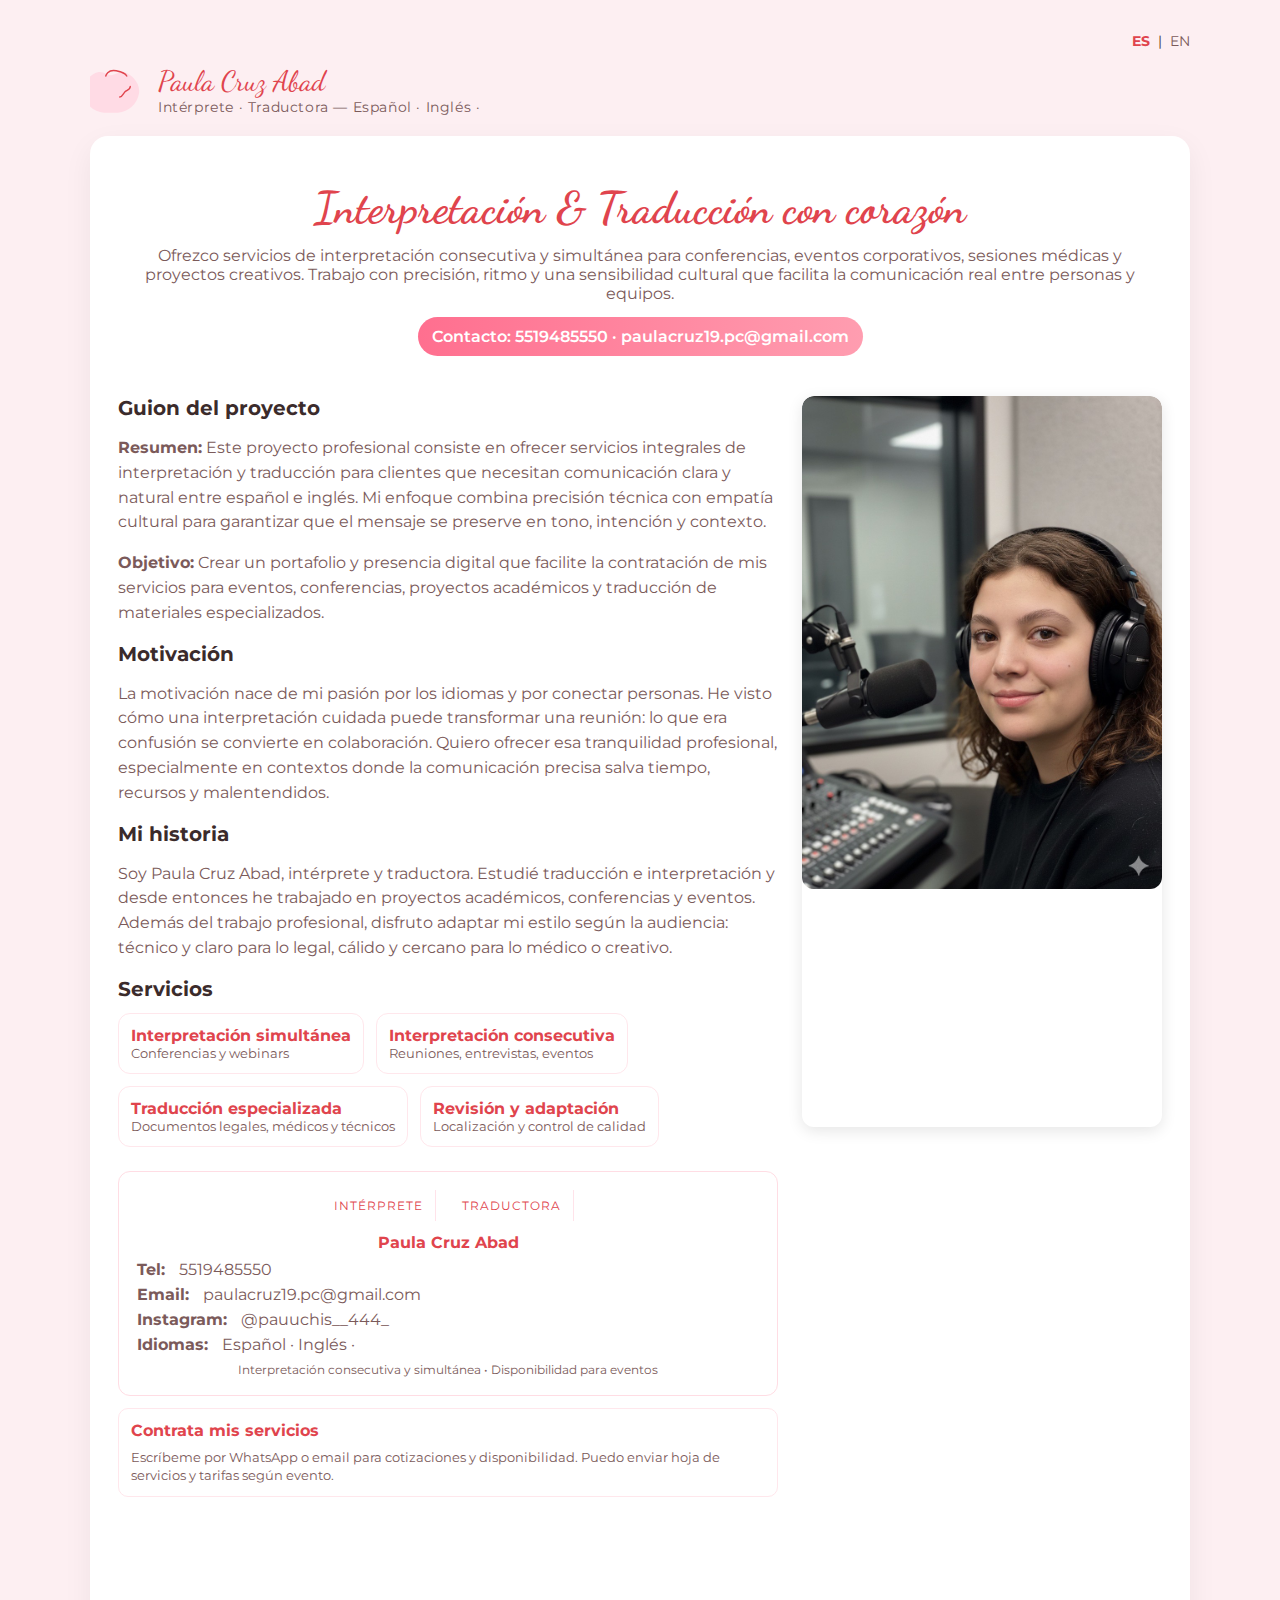
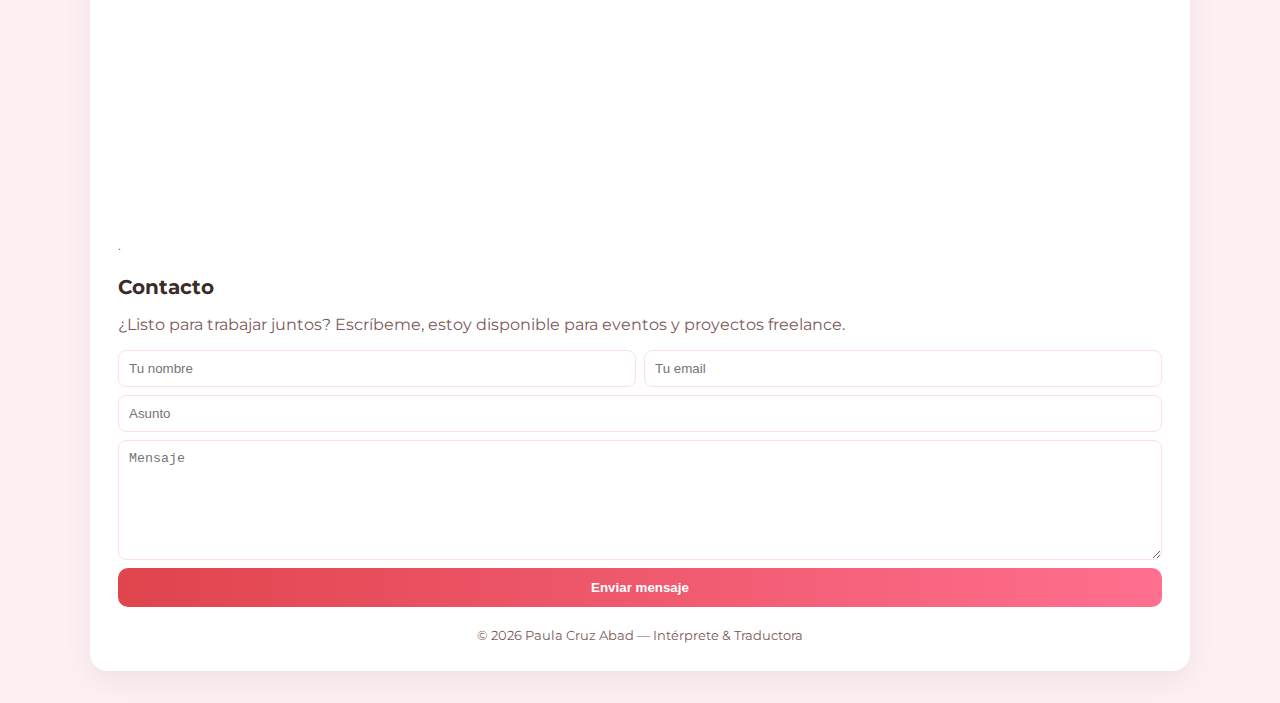
<file: index.html>
<!doctype html>
<html lang="es">
<head>
  <meta charset="utf-8" />
  <meta name="viewport" content="width=device-width,initial-scale=1" />
  <title>Paula Cruz Abad — Intérprete & Traductora</title>
  <meta name="description" content="Paula Cruz Abad — Intérprete y Traductora. Interpretación consecutiva y simultánea en español e inglés. Servicios y galería." />
  <link href="https://fonts.googleapis.com/css2?family=Montserrat:wght@400;600;700&family=Dancing+Script:wght@400;700&display=swap" rel="stylesheet">
  <style>
    :root{
      --bg:#fdeff2;
      --card:#fff;
      --accent:#e0444d;
      --accent-2:#ff6f8f;
      --text:#3b2b2b;
      --muted:#7b5a5a;
      --radius:18px;
      --container:1100px;
    }
    *{box-sizing:border-box}
    body{font-family:Montserrat, system-ui, -apple-system, 'Segoe UI', Roboto, 'Helvetica Neue', Arial; background:var(--bg); color:var(--text); margin:0; padding:32px; display:flex; justify-content:center}
    .wrap{width:100%; max-width:var(--container)}

    header{display:flex;align-items:center;gap:18px}
    .logo{display:flex;align-items:center;gap:12px}
    .logo .straw{width:56px;height:56px;display:block}
    .brand{font-family:'Dancing Script', cursive; font-size:28px; color:var(--accent)}
    .subtitle{font-size:14px;color:var(--muted);letter-spacing:0.6px}

    .card{background:var(--card);border-radius:var(--radius);padding:28px;margin-top:18px;box-shadow:0 10px 30px rgba(0,0,0,0.06)}

    .hero{display:block;text-align:center;padding:18px} /* Centra el texto y usa un layout de bloque normal */
    /* La clase .hero-left ya no la necesitamos */
    .hero h1{font-family:'Dancing Script';font-size:44px;margin:0;color:var(--accent)}
    .hero p{margin:12px 0 0;color:var(--muted)}

    .contact-pill{display:inline-block;padding:10px 14px;border-radius:999px;background:linear-gradient(90deg,var(--accent-2),#ff9db0);color:white;font-weight:600;margin-top:14px}

    /* sections */
    section{margin-top:22px}
    h2{font-size:20px;margin:0 0 12px}
    .cols{display:grid;grid-template-columns:1fr 360px;gap:24px}

    .about p, .motivation p, .story p{color:var(--muted);line-height:1.55}

    .services{display:flex;gap:12px;flex-wrap:wrap}
    .service{background:linear-gradient(180deg,#fff,#fff);border-radius:12px;padding:12px;border:1px solid #ffe7ec;min-width:160px}
    .service h4{margin:0;color:var(--accent)}
    .langs{font-size:13px;color:var(--muted)}

    /* gallery */
    .gallery-grid{display:grid;grid-template-columns:repeat(3,1fr);gap:10px}
    .gallery-grid img{width:100%;height:150px;object-fit:cover;border-radius:12px;display:block}

    /* back-layout box like Dana */
    .back-layout{background:#fff;border-radius:12px;padding:18px;border:1px solid #ffdde4}
    .back-top{display:flex;gap:14px;justify-content:center;align-items:center;margin-bottom:12px}
    .back-top .label{font-size:12px;text-transform:uppercase;letter-spacing:1px;color:var(--accent);padding:8px 12px;border-right:1px solid #ffe3ea}
    .info-lines{display:flex;flex-direction:column;gap:6px}
    .info-lines .line{display:flex;gap:10px;align-items:center;color:var(--muted)}
    .qr-row{display:flex;gap:12px;align-items:center;margin-top:12px}
    .qr{width:86px;height:86px;border-radius:8px;background:#fff;border:2px dashed #ffdbe5;display:flex;align-items:center;justify-content:center;font-size:12px;color:var(--accent)}

    footer{margin-top:20px;text-align:center;color:var(--muted);font-size:13px}

    @media (max-width:900px){
      .cols{grid-template-columns:1fr}
      .gallery-grid{grid-template-columns:repeat(2,1fr)}
      .hero{flex-direction:column}
    }
  </style>
</head>
<body>
  <div class="wrap">
    <div style="text-align: right; margin-bottom: 12px; font-size: 14px;">
    <a href="index.html" style="font-weight: 700; color: var(--accent); text-decoration: none;">ES</a>
    &nbsp;|&nbsp;
    <a href="en.html" style="color: var(--muted); text-decoration: none;">EN</a>
</div>
    <header>
      <div class="logo">
        <!-- simple strawberry svg -->
        <svg class="straw" viewBox="0 0 64 64" xmlns="http://www.w3.org/2000/svg" aria-hidden>
          <g fill="none" fill-rule="evenodd">
            <path d="M32 58c12-1 22-10 24-22 2-12-9-22-16-24-7-2-10 3-16 3s-8-5-16-3c-7 2-18 12-16 24 2 12 12 21 24 22z" fill="#ffdbe5"/>
            <path d="M18 16c0 0 2-8 12-6 10 2 12 6 12 6" stroke="#e0444d" stroke-width="1.6" stroke-linecap="round" stroke-linejoin="round"/>
            <path d="M34 40c3 0 4-4 6-6 2-2 6-2 6-6" stroke="#e0444d" stroke-width="1.6" stroke-linecap="round" stroke-linejoin="round"/>
          </g>
        </svg>
        <div>
          <div class="brand">Paula Cruz Abad</div>
          <div class="subtitle">Intérprete · Traductora — Español · Inglés · </div>
        </div>
      </div>
    </header>

    <div class="card">
      <div class="hero">
        
          <h1>Interpretación & Traducción con corazón</h1>
          <p>Ofrezco servicios de interpretación consecutiva y simultánea para conferencias, eventos corporativos, sesiones médicas y proyectos creativos. Trabajo con precisión, ritmo y una sensibilidad cultural que facilita la comunicación real entre personas y equipos.</p>
          <div class="contact-pill">Contacto: 5519485550 · paulacruz19.pc@gmail.com</div>
        </div>
        

      <section class="cols">
        <div>
          <h2>Guion del proyecto</h2>
          <div class="about">
            <p><strong>Resumen:</strong> Este proyecto profesional consiste en ofrecer servicios integrales de interpretación y traducción para clientes que necesitan comunicación clara y natural entre español e inglés. Mi enfoque combina precisión técnica con empatía cultural para garantizar que el mensaje se preserve en tono, intención y contexto.</p>
            <p><strong>Objetivo:</strong> Crear un portafolio y presencia digital que facilite la contratación de mis servicios para eventos, conferencias, proyectos académicos y traducción de materiales especializados.</p>
          </div>

          <h2>Motivación</h2>
          <div class="motivation">
            <p>La motivación nace de mi pasión por los idiomas y por conectar personas. He visto cómo una interpretación cuidada puede transformar una reunión: lo que era confusión se convierte en colaboración. Quiero ofrecer esa tranquilidad profesional, especialmente en contextos donde la comunicación precisa salva tiempo, recursos y malentendidos.</p>
          </div>

          <h2>Mi historia</h2>
          <div class="story">
            <p>Soy Paula Cruz Abad, intérprete y traductora. Estudié traducción e interpretación y desde entonces he trabajado en proyectos académicos, conferencias y eventos. Además del trabajo profesional, disfruto adaptar mi estilo según la audiencia: técnico y claro para lo legal, cálido y cercano para lo médico o creativo.</p>
          </div>

          <h2>Servicios</h2>
          <div class="services">
            <div class="service"><h4>Interpretación simultánea</h4><div class="langs">Conferencias y webinars</div></div>
            <div class="service"><h4>Interpretación consecutiva</h4><div class="langs">Reuniones, entrevistas, eventos</div></div>
            <div class="service"><h4>Traducción especializada</h4><div class="langs">Documentos legales, médicos y técnicos</div></div>
            <div class="service"><h4>Revisión y adaptación</h4><div class="langs">Localización y control de calidad</div></div>
          </div>
        </div>
<div style="margin-bottom: 20px; border-radius: 12px; overflow: hidden; box-shadow: 0 4px 15px rgba(0, 0, 0, 0.1);">
    <img src="Foto_perfil.jpg" alt="Foto profesional de Paula Cruz Abad" style="width: 100%; height: auto; display: block; border-radius: 12px; object-fit: cover;">
</div>
        <aside>
          <div class="back-layout">
            <div class="back-top">
              <div class="label">INTÉRPRETE</div>
              <div class="label">TRADUCTORA</div>
            </div>

            <div style="text-align:center;margin-bottom:8px;font-weight:700;color:var(--accent)">Paula Cruz Abad</div>

            <div class="info-lines">
              <div class="line"><strong>Tel:</strong>&nbsp;5519485550</div>
              <div class="line"><strong>Email:</strong>&nbsp;paulacruz19.pc@gmail.com</div>
              <div class="line"><strong>Instagram:</strong>&nbsp;@pauuchis__444_</div>
              <div class="line"><strong>Idiomas:</strong>&nbsp;Español · Inglés · </div>
            </div>

           

            <div style="text-align:center;margin-top:8px;font-size:12px;color:var(--muted)">Interpretación consecutiva y simultánea • Disponibilidad para eventos</div>
          </div>

          <div style="margin-top:12px;padding:12px;border-radius:10px;background:linear-gradient(180deg,#fff,#fff);border:1px solid #ffe7ec">
            <div style="font-weight:700;color:var(--accent);margin-bottom:8px">Contrata mis servicios</div>
            <div style="font-size:13px;color:var(--muted);line-height:1.4">Escríbeme por WhatsApp o email para cotizaciones y disponibilidad. Puedo enviar hoja de servicios y tarifas según evento.</div>
          </div>
        </aside>
      </section>

      <section>
       <div class="gallery-grid">
  <iframe src="https://drive.google.com/file/d/1b0QmzRIRatwszxGvVqlsE5vWfJZsTUWr/preview" 
          allow="autoplay" 
          style="width:100%; height:150px; border-radius:12px; display:block; border:none;">
  </iframe>

 <iframe src="https://drive.google.com/file/d/1oy58soOEwlLv40UXswr-J5wAEwzSA5jW/preview" 
     allow="autoplay" 
     style="width:100%; height:150px; border-radius:12px; display:block; border:none;">
</iframe>

 <iframe src="https://drive.google.com/file/d/18Zo_V9SqR2z-HguCWVhaziOSV7equav5/preview" 
     allow="autoplay" 
     style="width:100%; height:150px; border-radius:12px; display:block; border:none;">
</iframe>

  <iframe src="https://drive.google.com/file/d/1lmWo_fAfkQdTOs53nXww2EyMhn0t5YTE/preview" 
          allow="autoplay" 
          style="width:100%; height:150px; border-radius:12px; display:block; border:none;">
  </iframe>

  <iframe src="https://drive.google.com/file/d/1rtQqm3A9rRG47MdBSZAjfF4-fhrS6NX8/preview" 
          allow="autoplay" 
          style="width:100%; height:150px; border-radius:12px; display:block; border:none;">
  </iframe>

<iframe src="https://drive.google.com/file/d/1SbOuL555uooZ78ZkR--VKigMue_9UZr9/preview"
     allow="autoplay" 
     style="width:100%; height:150px; border-radius:12px; display:block; border:none;">
</iframe>
</div>
        <p style="font-size:13px;color:var(--muted);margin-top:8px">.</p>
      </section>

      <section>
        <h2>Contacto</h2>
        <p style="color:var(--muted)">¿Listo para trabajar juntos? Escríbeme, estoy disponible para eventos y proyectos freelance.</p>
        <form style="display:grid;grid-template-columns:1fr 1fr;gap:8px;margin-top:12px">
          <input placeholder="Tu nombre" style="padding:10px;border-radius:8px;border:1px solid #ffdfe6">
          <input placeholder="Tu email" style="padding:10px;border-radius:8px;border:1px solid #ffdfe6">
          <input placeholder="Asunto" style="grid-column:1 / -1;padding:10px;border-radius:8px;border:1px solid #ffdfe6">
          <textarea placeholder="Mensaje" style="grid-column:1 / -1;padding:10px;border-radius:8px;border:1px solid #ffdfe6;height:120px"></textarea>
          <button type="button" style="grid-column:1 / -1;padding:12px;border-radius:10px;border:0;background:linear-gradient(90deg,var(--accent),#ff6f8f);color:#fff;font-weight:700">Enviar mensaje</button>
        </form>
      </section>

      <footer>
        © <span id="year"></span> Paula Cruz Abad — Intérprete & Traductora
      </footer>
    </div>
  </div>

  <script>
    document.getElementById('year').textContent = new Date().getFullYear();
  </script>
</body>
</html>
</file>
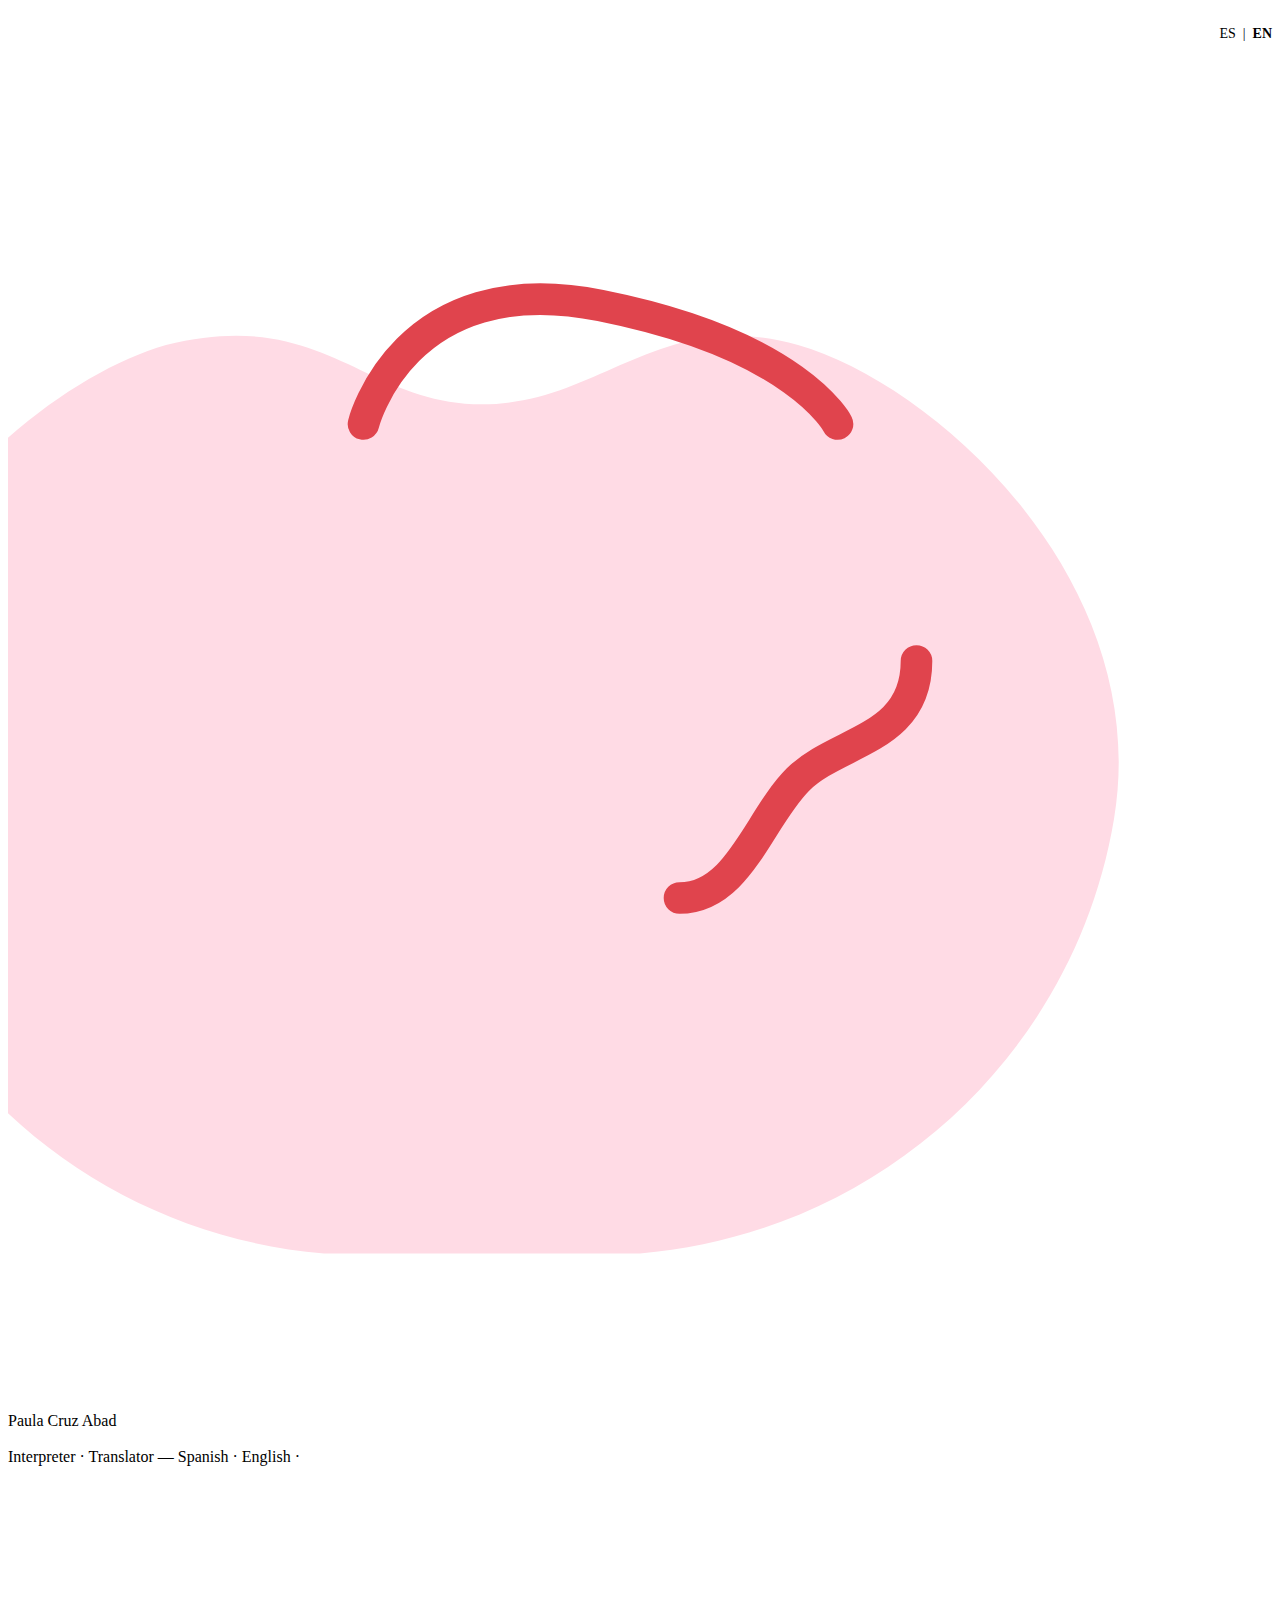
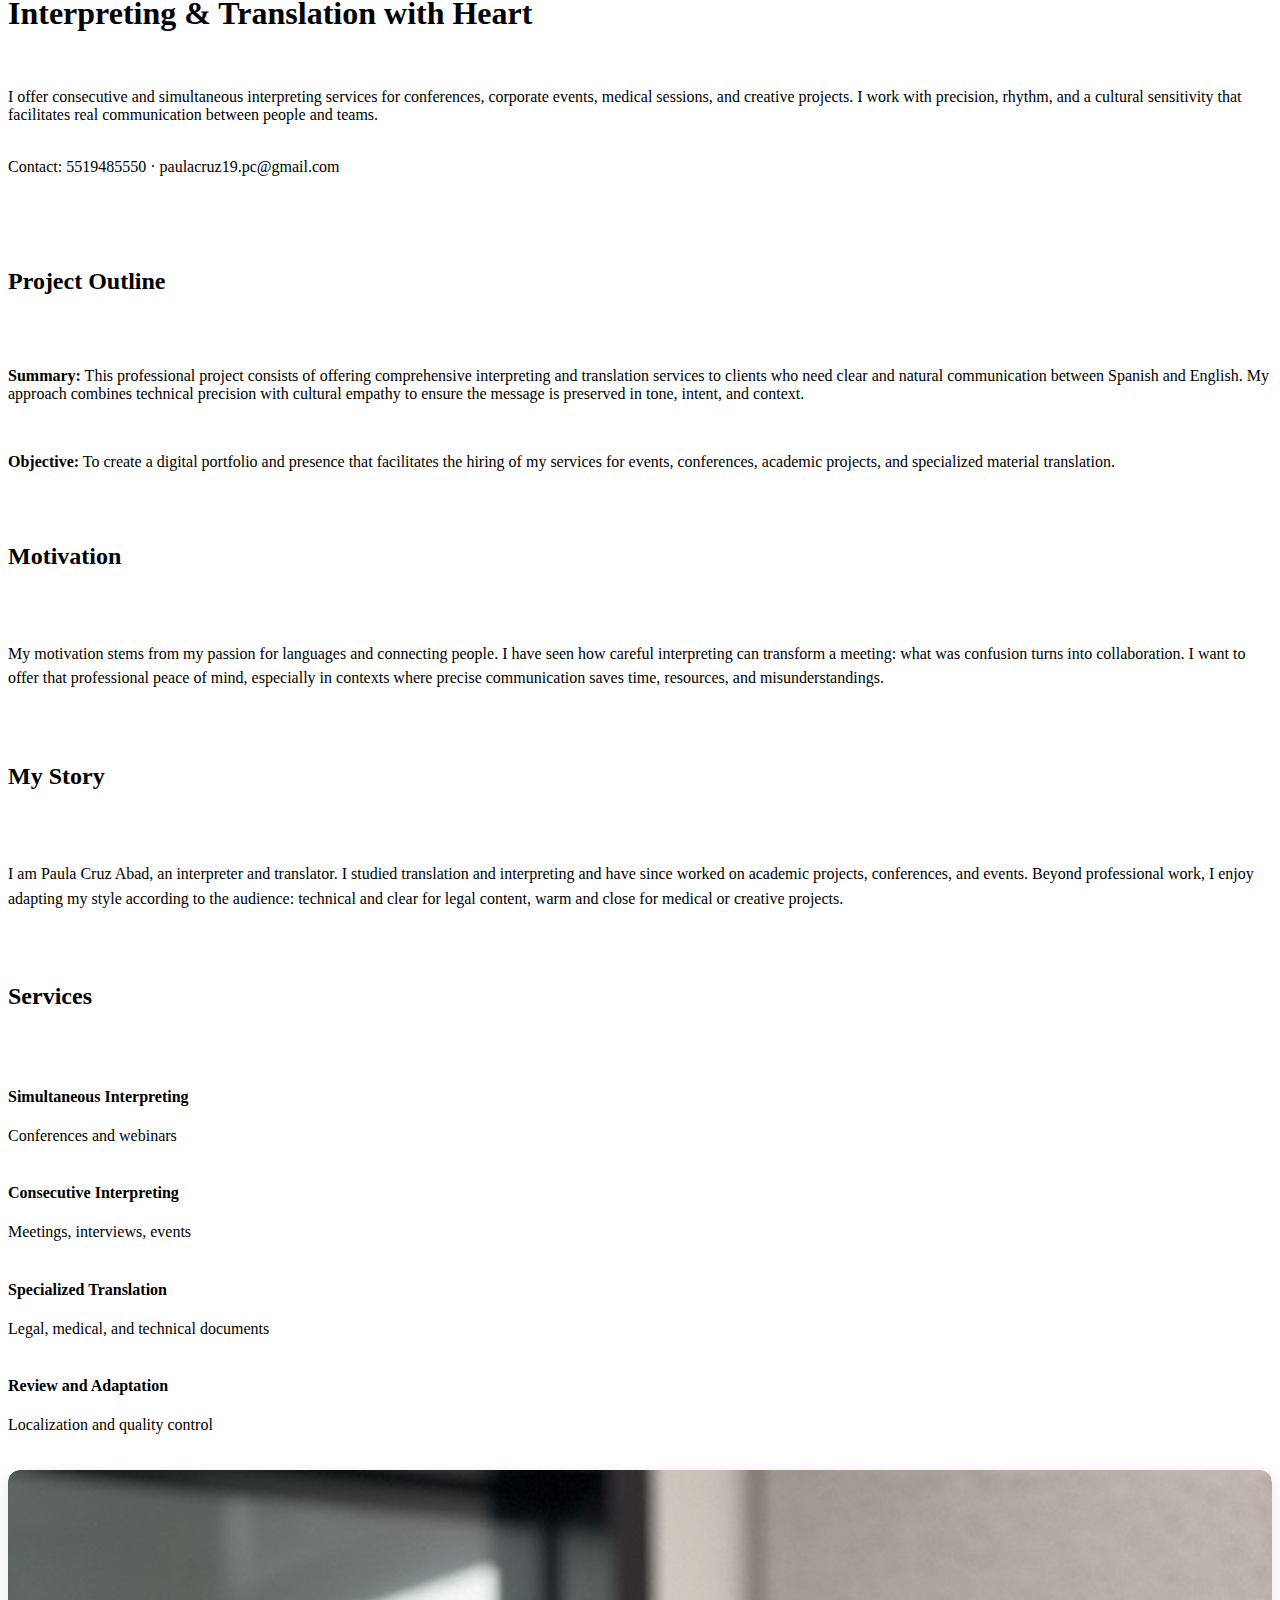
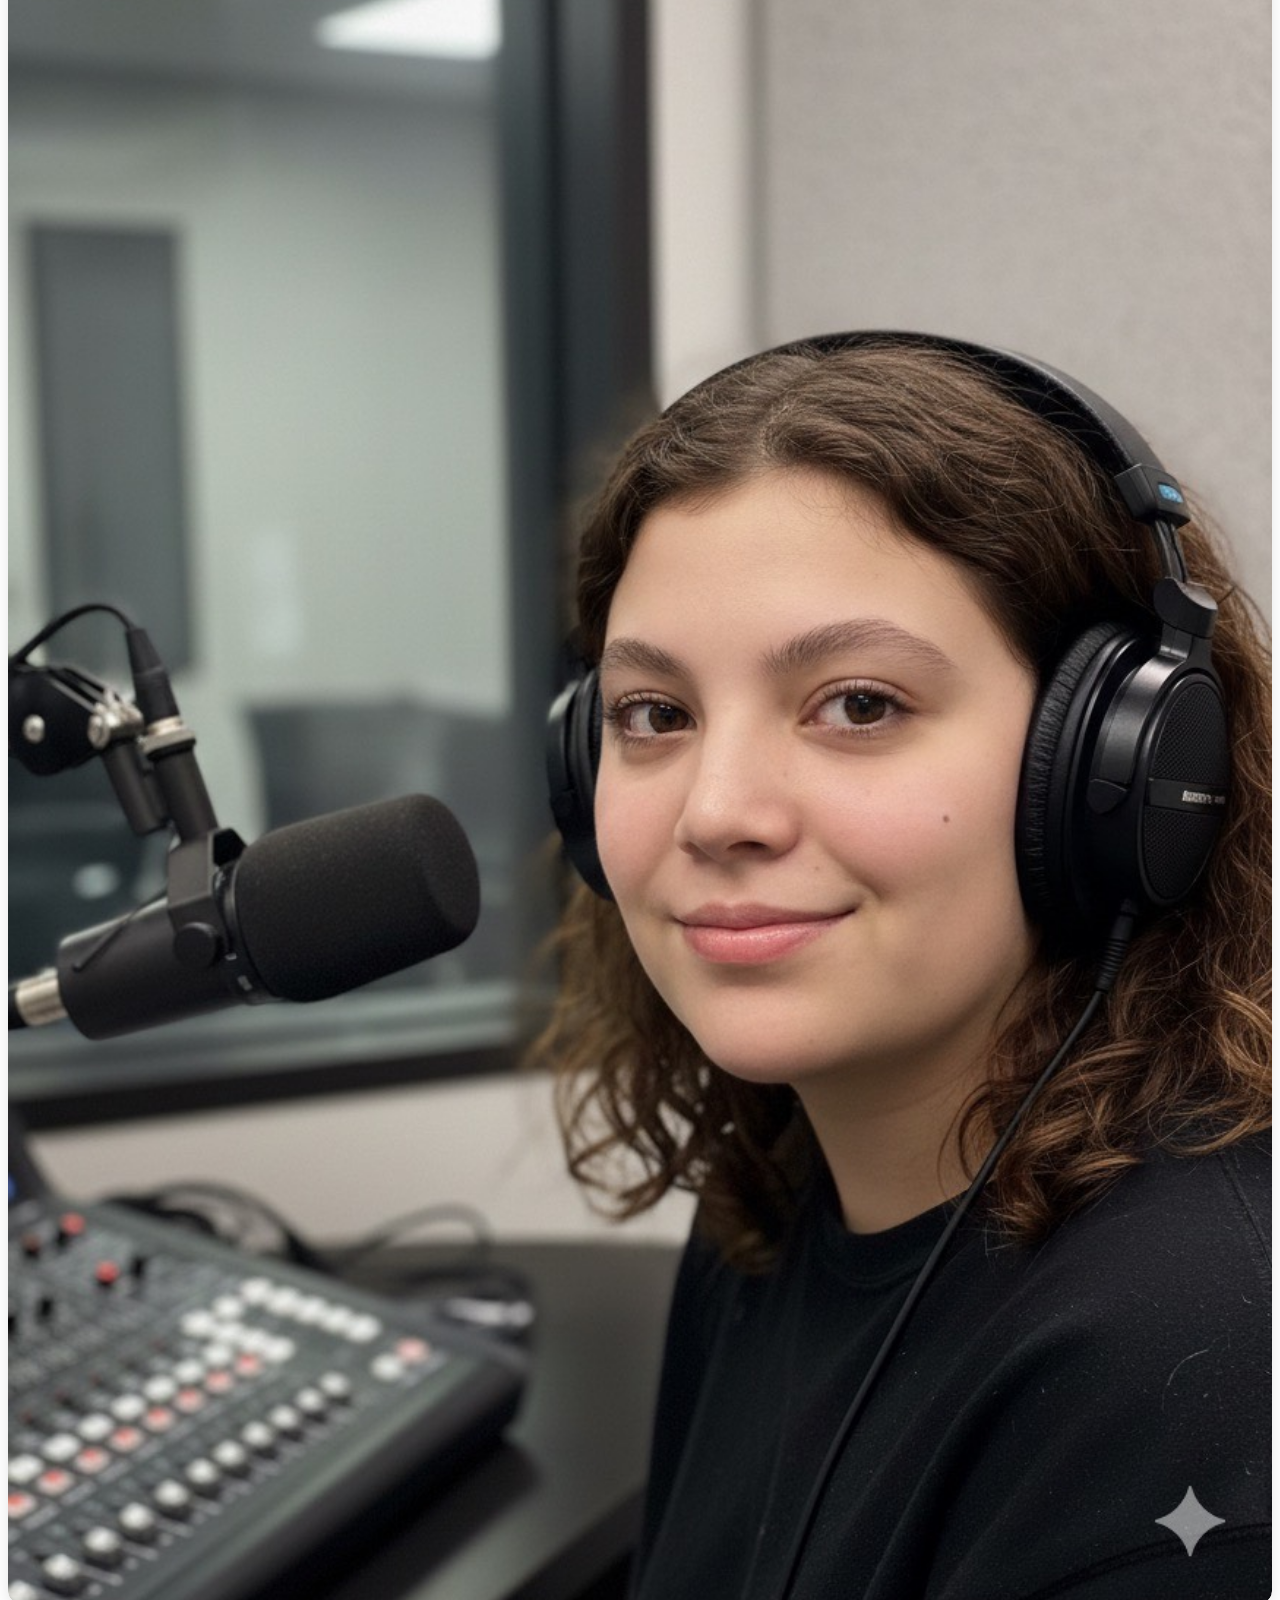
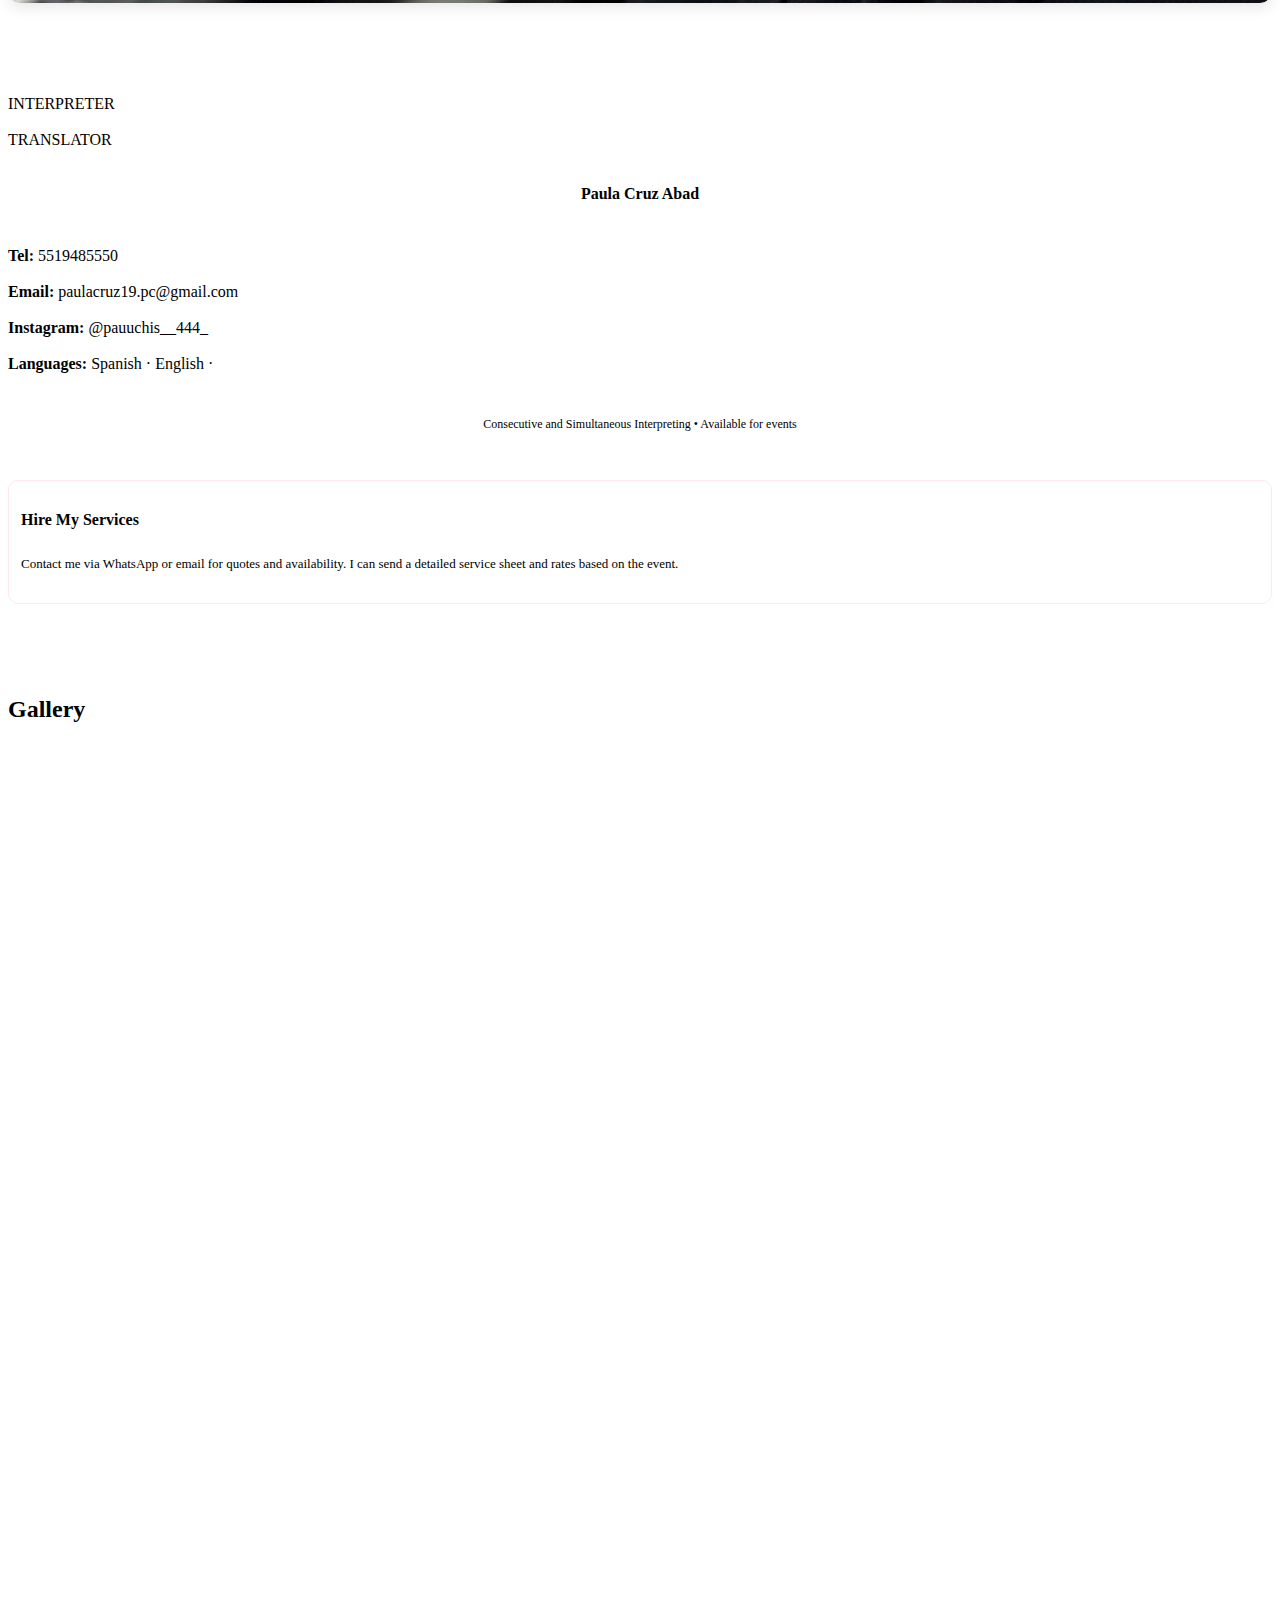
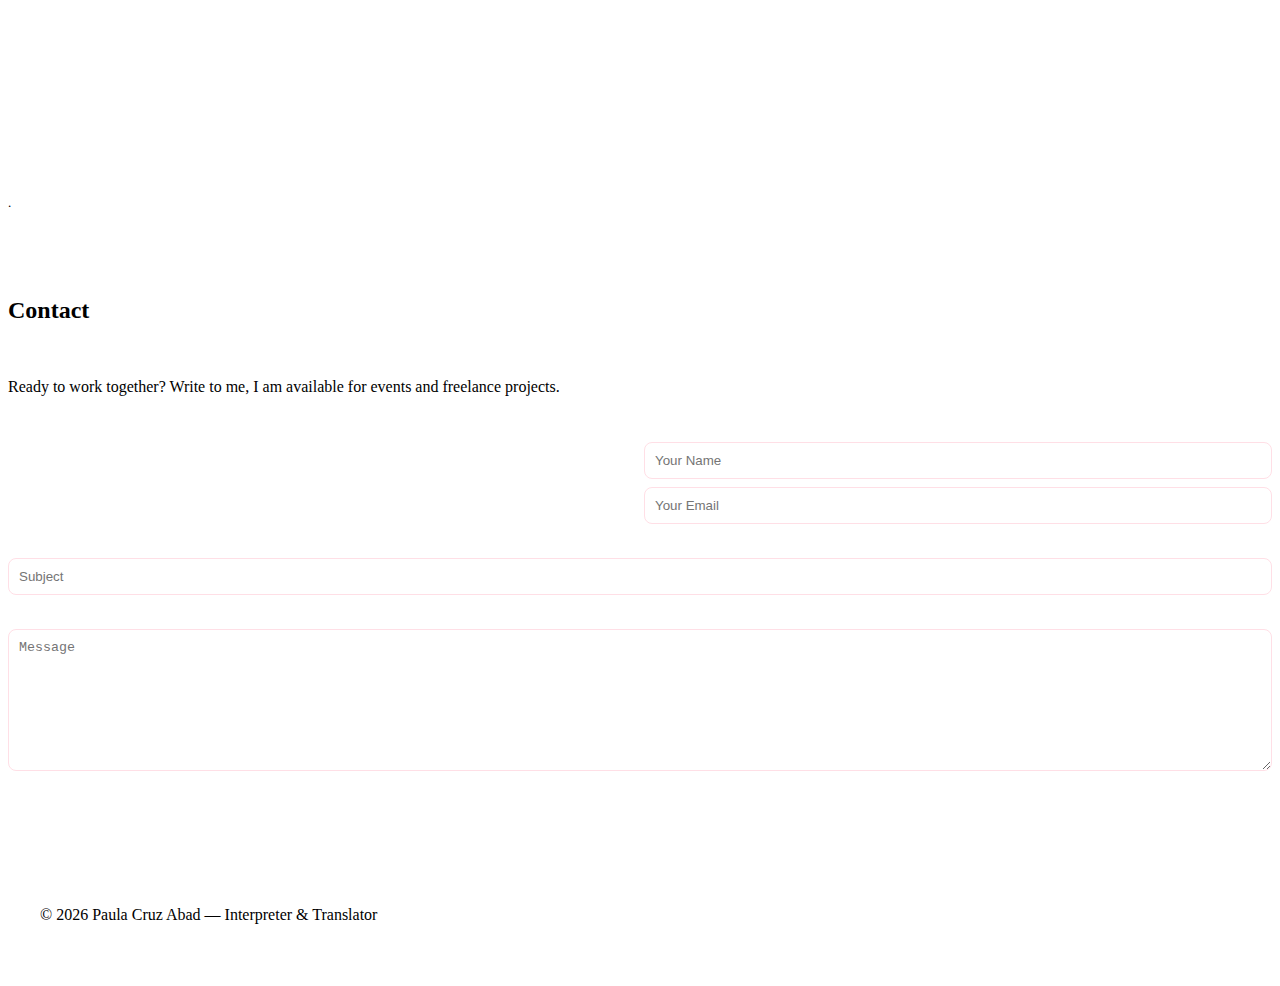
<file: en.html>
<!doctype html>
<html lang="en">
<head>
  <meta charset="utf-8" />
  <meta name="viewport" content="width=device-width,initial-scale=1" />
  <title>Paula Cruz Abad — Interpreter & Translator</title>
  <meta name="description" content="Paula Cruz Abad — Interpreter and Translator. Consecutive and simultaneous interpreting in Spanish and English. Services and portfolio." />
  <link href="https://fonts.googleapis.com/css2?family=Montserrat:wght@400;600;700&family=Dancing+Script:wght@400;700&display=swap" rel="stylesheet">
      <style>
    :root{
      --bg:#fdeff2;
      --card:#fff;
      --accent:#e0444d;
      --accent-2:#ff6f8f;
      --text:#3b2b2b;
      --muted:#7b5a5a;
      --radius:18px;
      --container:1100px;
    }
    *{box-sizing:border-box}
    body{font-family:Montserrat, system-ui, -apple-system, 'Segoe UI', Roboto, 'Helvetica Neue', Arial; background:var(--bg); color:var(--text); margin:0; padding:32px; display:flex; justify-content:center}
    .wrap{width:100%; max-width:var(--container)}

    header{display:flex;align-items:center;gap:18px}
    .logo{display:flex;align-items:center;gap:12px}
    .logo .straw{width:56px;height:56px;display:block}
    .brand{font-family:'Dancing Script', cursive; font-size:28px; color:var(--accent)}
    .subtitle{font-size:14px;color:var(--muted);letter-spacing:0.6px}

    .card{background:var(--card);border-radius:var(--radius);padding:28px;margin-top:18px;box-shadow:0 10px 30px rgba(0,0,0,0.06)}

    .hero{display:block;text-align:center;padding:18px} 
    .hero h1{font-family:'Dancing Script';font-size:44px;margin:0;color:var(--accent)}
    .hero p{margin:12px 0 0;color:var(--muted)}

    .contact-pill{display:inline-block;padding:10px 14px;border-radius:999px;background:linear-gradient(90deg,var(--accent-2),#ff9db0);color:white;font-weight:600;margin-top:14px}

    /* sections */
    section{margin-top:22px}
    h2{font-size:20px;margin:0 0 12px}
    .cols{display:grid;grid-template-columns:1fr 360px;gap:24px}

    .about p, .motivation p, .story p{color:var(--muted);line-height:1.55}

    .services{display:flex;gap:12px;flex-wrap:wrap}
    .service{background:linear-gradient(180deg,#fff,#fff);border-radius:12px;padding:12px;border:1px solid #ffe7ec;min-width:160px}
    .service h4{margin:0;color:var(--accent)}
    .langs{font-size:13px;color:var(--muted)}

    /* gallery */
    .gallery-grid{display:grid;grid-template-columns:repeat(3,1fr);gap:10px}
    .gallery-grid img{width:100%;height:150px;object-fit:cover;border-radius:12px;display:block}

    /* back-layout box like Dana */
    .back-layout{background:#fff;border-radius:12px;padding:18px;border:1px solid #ffdde4}
    .back-top{display:flex;gap:14px;justify-content:center;align-items:center;margin-bottom:12px}
    .back-top .label{font-size:12px;text-transform:uppercase;letter-spacing:1px;color:var(--accent);padding:8px 12px;border-right:1px solid #ffe3ea}
    .info-lines{display:flex;flex-direction:column;gap:6px}
    .info-lines .line{display:flex;gap:10px;align-items:center;color:var(--muted)}
    .qr-row{display:flex;gap:12px;align-items:center;margin-top:12px}
    .qr{width:86px;height:86px;border-radius:8px;background:#fff;border:2px dashed #ffdbe5;display:flex;align-items:center;justify-content:center;font-size:12px;color:var(--accent)}

    footer{margin-top:20px;text-align:center;color:var(--muted);font-size:13px}

    @media (max-width:900px){
      .cols{grid-template-columns:1fr}
      .gallery-grid{grid-template-columns:repeat(2,1fr)}
      .hero{flex-direction:column}
    }
  </style>
    </head>
<body>
  <div class="wrap">
    <div style="text-align: right; margin-bottom: 12px; font-size: 14px;">
        <a href="index.html" style="color: var(--muted); text-decoration: none;">ES</a>
        &nbsp;|&nbsp;
        <a href="en.html" style="font-weight: 700; color: var(--accent); text-decoration: none;">EN</a>
    </div>

    <header>
      <div class="logo">
                <svg class="straw" viewBox="0 0 64 64" xmlns="http://www.w3.org/2000/svg" aria-hidden>
          <g fill="none" fill-rule="evenodd">
            <path d="M32 58c12-1 22-10 24-22 2-12-9-22-16-24-7-2-10 3-16 3s-8-5-16-3c-7 2-18 12-16 24 2 12 12 21 24 22z" fill="#ffdbe5"/>
            <path d="M18 16c0 0 2-8 12-6 10 2 12 6 12 6" stroke="#e0444d" stroke-width="1.6" stroke-linecap="round" stroke-linejoin="round"/>
            <path d="M34 40c3 0 4-4 6-6 2-2 6-2 6-6" stroke="#e0444d" stroke-width="1.6" stroke-linecap="round" stroke-linejoin="round"/>
          </g>
        </svg>
        <div>
          <div class="brand">Paula Cruz Abad</div>
          <div class="subtitle">Interpreter · Translator — Spanish · English · </div>
        </div>
      </div>
    </header>

    <div class="card">
      <div class="hero">
        
          <h1>Interpreting & Translation with Heart</h1>
          <p>I offer consecutive and simultaneous interpreting services for conferences, corporate events, medical sessions, and creative projects. I work with precision, rhythm, and a cultural sensitivity that facilitates real communication between people and teams.</p>
          <div class="contact-pill">Contact: 5519485550 · paulacruz19.pc@gmail.com</div>
        </div>
        

      <section class="cols">
        <div>
          <h2>Project Outline</h2>
          <div class="about">
            <p><strong>Summary:</strong> This professional project consists of offering comprehensive interpreting and translation services to clients who need clear and natural communication between Spanish and English. My approach combines technical precision with cultural empathy to ensure the message is preserved in tone, intent, and context.</p>
            <p><strong>Objective:</strong> To create a digital portfolio and presence that facilitates the hiring of my services for events, conferences, academic projects, and specialized material translation.</p>
          </div>

          <h2>Motivation</h2>
          <div class="motivation">
            <p>My motivation stems from my passion for languages and connecting people. I have seen how careful interpreting can transform a meeting: what was confusion turns into collaboration. I want to offer that professional peace of mind, especially in contexts where precise communication saves time, resources, and misunderstandings.</p>
          </div>

          <h2>My Story</h2>
          <div class="story">
            <p>I am Paula Cruz Abad, an interpreter and translator. I studied translation and interpreting and have since worked on academic projects, conferences, and events. Beyond professional work, I enjoy adapting my style according to the audience: technical and clear for legal content, warm and close for medical or creative projects.</p>
          </div>

          <h2>Services</h2>
          <div class="services">
            <div class="service"><h4>Simultaneous Interpreting</h4><div class="langs">Conferences and webinars</div></div>
            <div class="service"><h4>Consecutive Interpreting</h4><div class="langs">Meetings, interviews, events</div></div>
            <div class="service"><h4>Specialized Translation</h4><div class="langs">Legal, medical, and technical documents</div></div>
            <div class="service"><h4>Review and Adaptation</h4><div class="langs">Localization and quality control</div></div>
          </div>
        </div>
<div style="margin-bottom: 20px; border-radius: 12px; overflow: hidden; box-shadow: 0 4px 15px rgba(0, 0, 0, 0.1);">
    <img src="Foto_perfil.jpg" alt="Professional picture of Paula Cruz Abad" style="width: 100%; height: auto; display: block; border-radius: 12px; object-fit: cover;">
</div>
        <aside>
          <div class="back-layout">
            <div class="back-top">
              <div class="label">INTERPRETER</div>
              <div class="label">TRANSLATOR</div>
            </div>

            <div style="text-align:center;margin-bottom:8px;font-weight:700;color:var(--accent)">Paula Cruz Abad</div>

            <div class="info-lines">
              <div class="line"><strong>Tel:</strong>&nbsp;5519485550</div>
              <div class="line"><strong>Email:</strong>&nbsp;paulacruz19.pc@gmail.com</div>
              <div class="line"><strong>Instagram:</strong>&nbsp;@pauuchis__444_</div>
              <div class="line"><strong>Languages:</strong>&nbsp;Spanish · English · </div>
            </div>

           

            <div style="text-align:center;margin-top:8px;font-size:12px;color:var(--muted)">Consecutive and Simultaneous Interpreting • Available for events</div>
          </div>

          <div style="margin-top:12px;padding:12px;border-radius:10px;background:linear-gradient(180deg,#fff,#fff);border:1px solid #ffe7ec">
            <div style="font-weight:700;color:var(--accent);margin-bottom:8px">Hire My Services</div>
            <div style="font-size:13px;color:var(--muted);line-height:1.4">Contact me via WhatsApp or email for quotes and availability. I can send a detailed service sheet and rates based on the event.</div>
          </div>
        </aside>
      </section>

      <section>
       <h2>Gallery</h2>
       <div class="gallery-grid">
  <iframe src="https://drive.google.com/file/d/1b0QmzRIRatwszxGvVqlsE5vWfJZsTUWr/preview" 
          allow="autoplay" 
          style="width:100%; height:150px; border-radius:12px; display:block; border:none;">
  </iframe>

  <iframe src="https://drive.google.com/file/d/1SILi9Rhn_yiIeMdE7ckF_yJkKHRC-kLQ/preview" 
          allow="autoplay" 
          style="width:100%; height:150px; border-radius:12px; display:block; border:none;">
  </iframe>

  <iframe src="https://drive.google.com/file/d/1yHDDwUqVgAuGlEKiwX_zm8_MZYMi6Q7D/preview" 
          allow="autoplay" 
          style="width:100%; height:150px; border-radius:12px; display:block; border:none;">
  </iframe>

  <iframe src="https://drive.google.com/file/d/1lmWo_fAfkQdTOs53nXww2EyMhn0t5YTE/preview" 
          allow="autoplay" 
          style="width:100%; height:150px; border-radius:12px; display:block; border:none;">
  </iframe>

  <iframe src="https://drive.google.com/file/d/1rtQqm3A9rRG47MdBSZAjfF4-fhrS6NX8/preview" 
          allow="autoplay" 
          style="width:100%; height:150px; border-radius:12px; display:block; border:none;">
  </iframe>

  <iframe src="https://drive.google.com/file/d/1fZCdNBOCSJmHkaAsaz38e9GnFT0En2ND/preview" 
          allow="autoplay" 
          style="width:100%; height:150px; border-radius:12px; display:block; border:none;">
  </iframe>
</div>
        <p style="font-size:13px;color:var(--muted);margin-top:8px">.</p>
      </section>

      <section>
        <h2>Contact</h2>
        <p style="color:var(--muted)">Ready to work together? Write to me, I am available for events and freelance projects.</p>
        <form style="display:grid;grid-template-columns:1fr 1fr;gap:8px;margin-top:12px">
          <input placeholder="Your Name" style="padding:10px;border-radius:8px;border:1px solid #ffdfe6">
          <input placeholder="Your Email" style="padding:10px;border-radius:8px;border:1px solid #ffdfe6">
          <input placeholder="Subject" style="grid-column:1 / -1;padding:10px;border-radius:8px;border:1px solid #ffdfe6">
          <textarea placeholder="Message" style="grid-column:1 / -1;padding:10px;border-radius:8px;border:1px solid #ffdfe6;height:120px"></textarea>
          <button type="button" style="grid-column:1 / -1;padding:12px;border-radius:10px;border:0;background:linear-gradient(90deg,var(--accent),#ff6f8f);color:#fff;font-weight:700">Send Message</button>
        </form>
      </section>

      <footer>
        © <span id="year"></span> Paula Cruz Abad — Interpreter & Translator
      </footer>
    </div>
  </div>

  <script>
    document.getElementById('year').textContent = new Date().getFullYear();
  </script>
</body>
</html>
</file>
